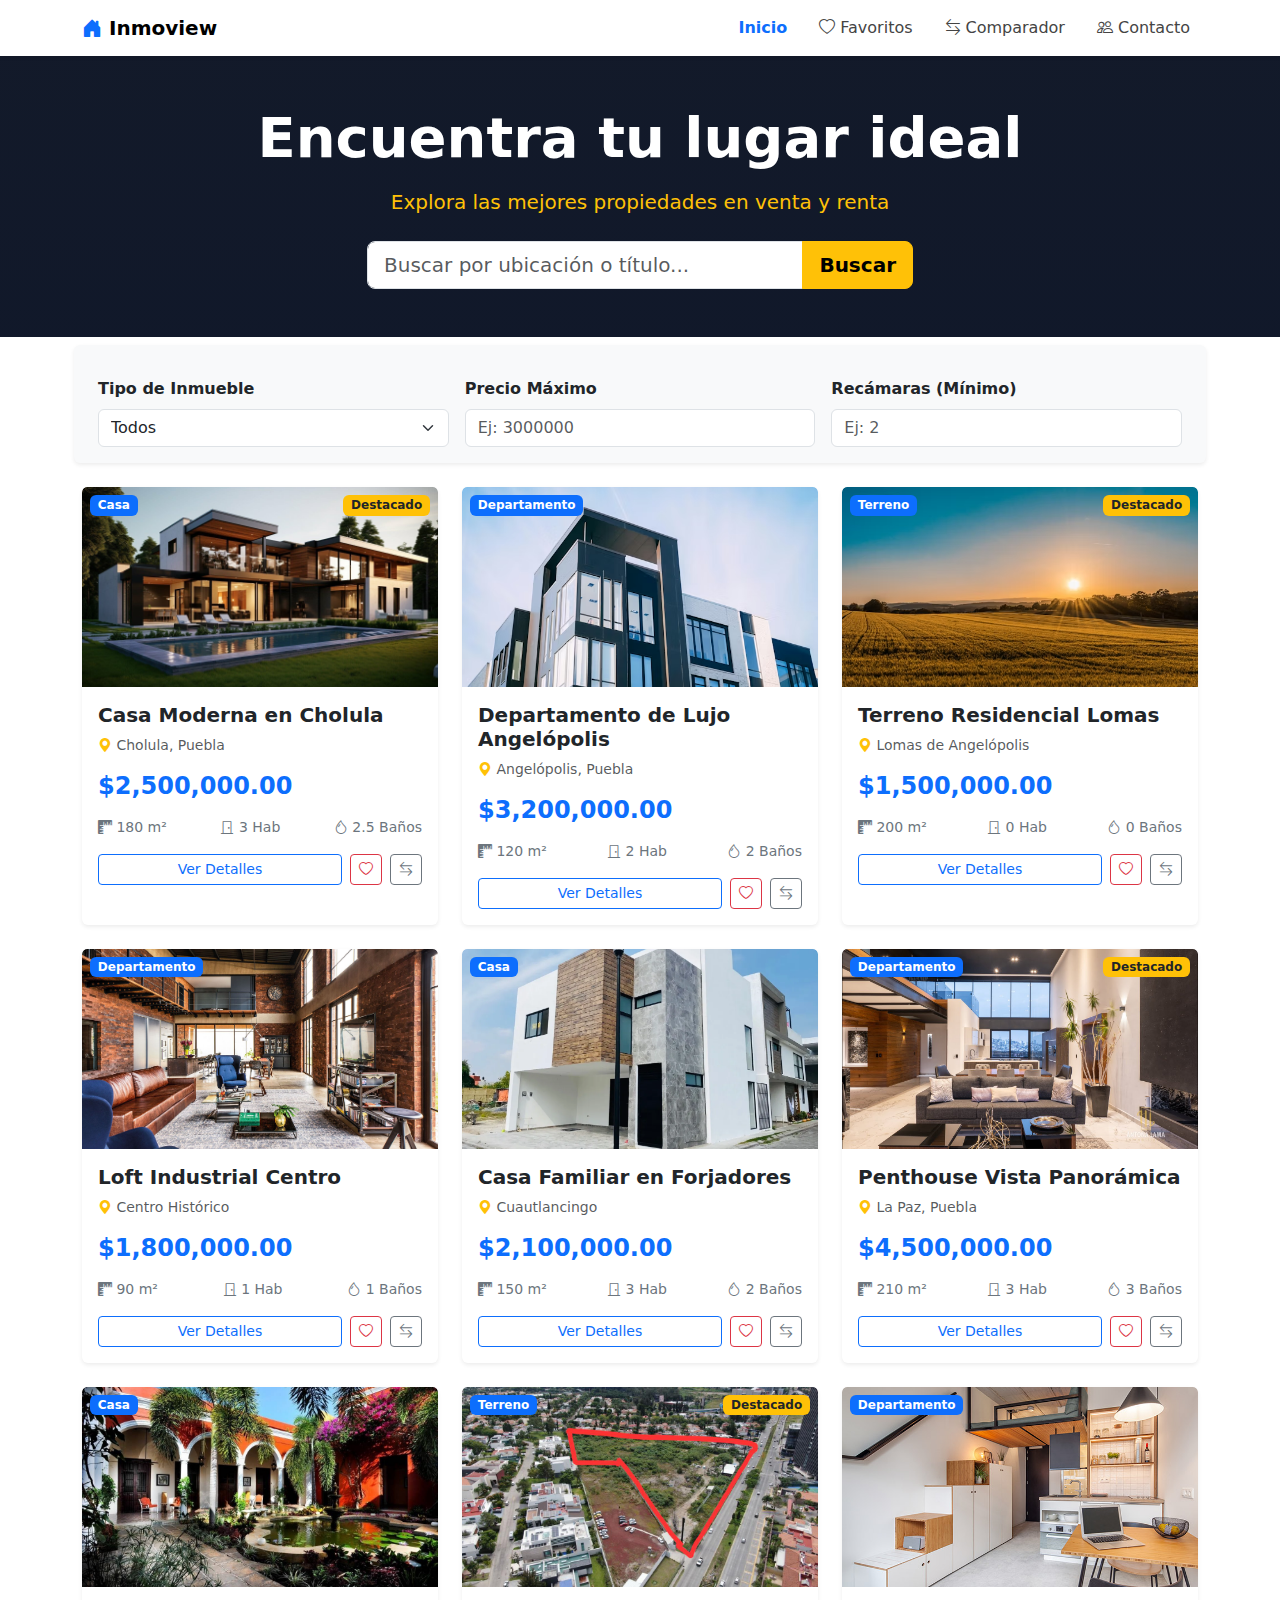
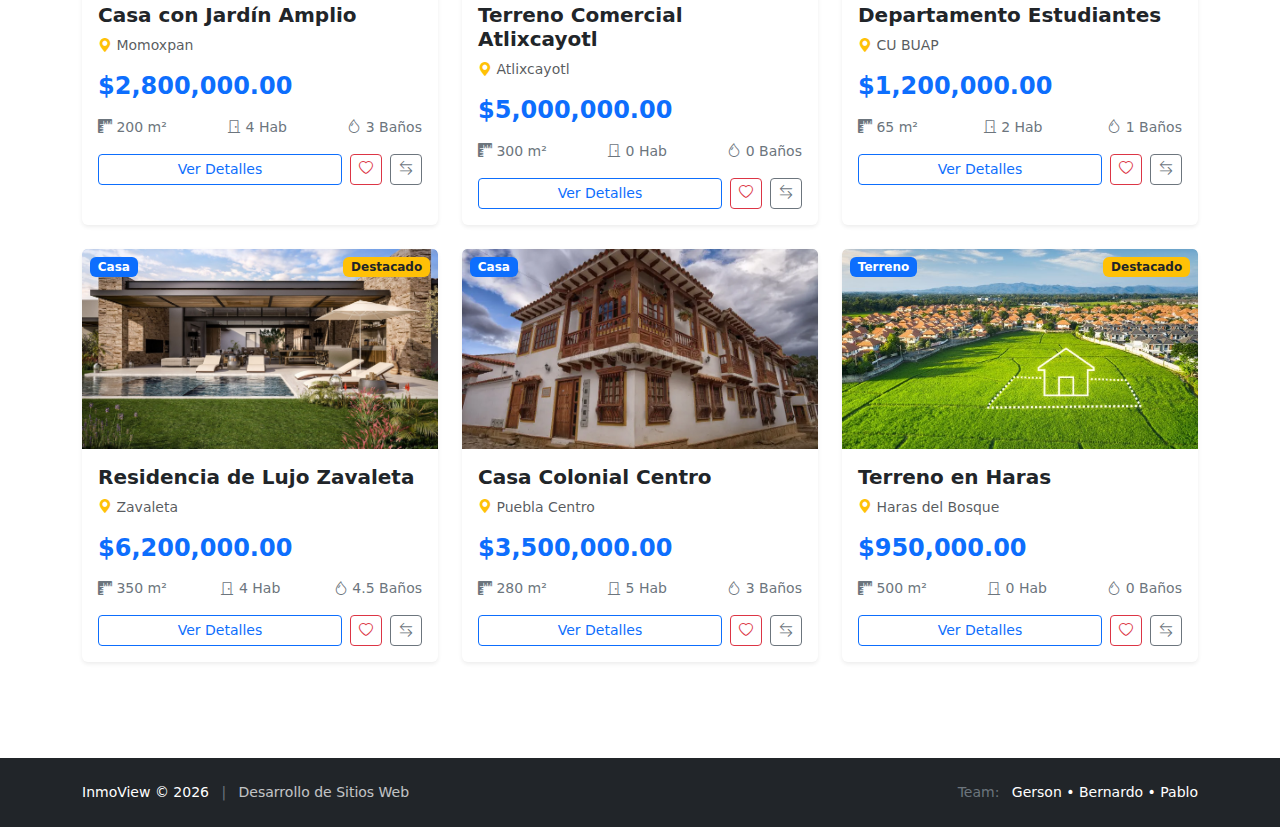
<file: index.html>
<!DOCTYPE html>
<html lang="en">
<head>
    <meta charset="UTF-8">
    <meta name="viewport" content="width=device-width, initial-scale=1.0">
    <title>Home</title>

    <link rel="stylesheet" href="css/styles.css">
    <link rel="stylesheet" href="bootstrap/css/bootstrap.min.css">
    <link rel="stylesheet" href="bootstrap-icons/bootstrap-icons.min.css">
    
</head>
<body>
    <nav class="navbar navbar-expand-lg navbar-light bg-white shadow-sm">
        <div class="container">
            
            <a class="navbar-brand fw-bold" href="index.html">
                <i class="bi bi-house-door-fill text-primary"></i> Inmoview
            </a>

            <button class="navbar-toggler" type="button" data-bs-toggle="collapse" data-bs-target="#miMenu">
                <span class="navbar-toggler-icon"></span>
            </button>

            <div class="collapse navbar-collapse" id="miMenu">
                <div class="navbar-nav ms-auto gap-3"> 
                    
                    <a class="nav-link active text-primary" href="index.html">Inicio</a>
                    
                    <a class="nav-link" href="favoritos.html">
                        <i class="bi bi-heart"></i> Favoritos
                    </a>
                    
                    <a class="nav-link" href="comparador.html">
                        <i class="bi bi-arrow-left-right"></i> Comparador
                    </a>
                    
                    <a class="nav-link" href="contacto.html">
                        <i class="bi bi-people"></i> Contacto
                    </a>
                    
                </div>
            </div>
        </div>
    </nav>

    <header class="bg-dark text-white py-5 text-center" style="background: linear-gradient(rgba(15, 23, 42, 0.8), rgba(15, 23, 42, 0.9));">
        <div class="container">
            <h1 class="display-4 fw-bold mb-3">Encuentra tu lugar ideal</h1>
            <p class="lead mb-4 text-warning">Explora las mejores propiedades en venta y renta</p>
            
            <div class="row justify-content-center">
                <div class="col-md-6">
                    <div class="input-group input-group-lg">
                        <input type="text" id="buscador" class="form-control" placeholder="Buscar por ubicación o título...">
                        <button class="btn btn-warning fw-bold" type="button">Buscar</button>
                    </div>
                </div>
            </div>
        </div>
    </header>

    <section class="container my-4">
        <div class="row g-3 p-3 bg-light rounded shadow-sm">
            <div class="col-md-4">
                <label class="form-label fw-bold">Tipo de Inmueble</label>
                <select id="filtro-tipo" class="form-select">
                    <option value="todos">Todos</option>
                    <option value="Casa">Casas</option>
                    <option value="Departamento">Departamentos</option>
                    <option value="Terreno">Terrenos</option>
                </select>
            </div>
            <div class="col-md-4">
                <label class="form-label fw-bold">Precio Máximo</label>
                <input type="number" id="filtro-precio" class="form-control" placeholder="Ej: 3000000" min="0">
            </div>
            <div class="col-md-4">
                <label class="form-label fw-bold">Recámaras (Mínimo)</label>
                <input type="number" id="filtro-recamaras" class="form-control" placeholder="Ej: 2" min="0">
            </div>
        </div>
    </section>

    <main class="container mb-5">
        <div id="contenedor-propiedades" class="row g-4">
            </div>
    </main>
    
    <footer class="bg-dark text-white py-4 mt-5">
        <div class="container">
            <div class="d-flex flex-column flex-md-row justify-content-between align-items-center small">
                
                <div class="text-center text-md-start mb-2 mb-md-0">
                    <span>InmoView</span> &copy; 2026
                    <span class="mx-2 text-secondary">|</span>
                    <span class="text-light opacity-75">Desarrollo de Sitios Web</span>
                </div>

                <div class="text-center text-md-end">
                    <span class="text-secondary me-2">Team:</span>
                    <span class="text-white">Gerson &bull; Bernardo &bull; Pablo</span>
                </div>
            </div>
        </div>
    </footer>

    <script src="js/data.js"></script> 
    <script src="js/catalogo.js"></script>
    <script src="bootstrap/js/bootstrap.bundle.min.js"></script>
</body>
</html>
</file>
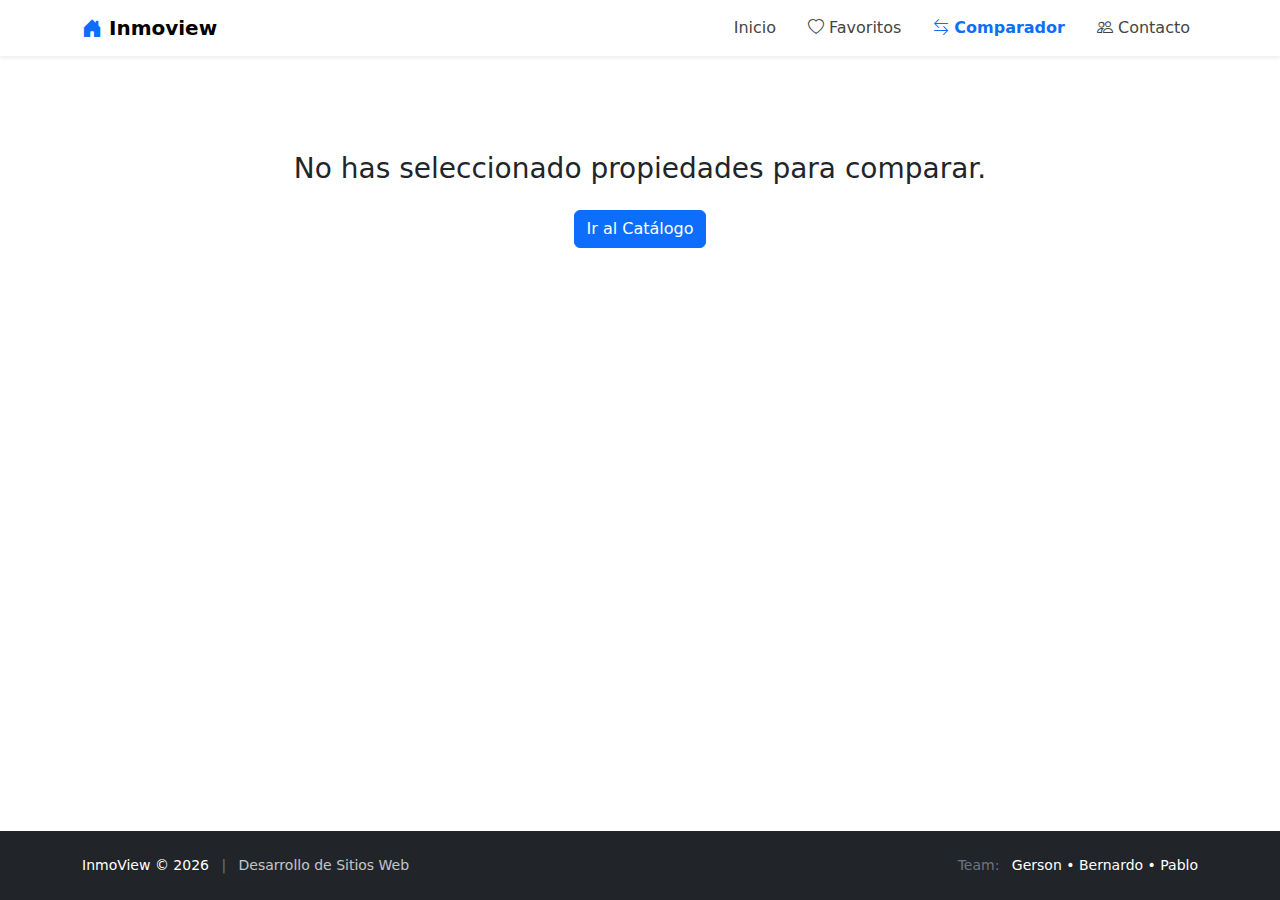
<file: comparador.html>
<!DOCTYPE html>
<html lang="en">
<head>
    <meta charset="UTF-8">
    <meta name="viewport" content="width=device-width, initial-scale=1.0">
    <title>Comparador de Propiedades</title>

    <link rel="stylesheet" href="css/styles.css">
    <link rel="stylesheet" href="bootstrap/css/bootstrap.min.css">
    <link rel="stylesheet" href="bootstrap-icons/bootstrap-icons.min.css">
</head>
<body>
 <nav class="navbar navbar-expand-lg navbar-light bg-white shadow-sm">
        <div class="container">
            
            <a class="navbar-brand fw-bold" href="index.html">
                <i class="bi bi-house-door-fill text-primary"></i> Inmoview
            </a>

            <button class="navbar-toggler" type="button" data-bs-toggle="collapse" data-bs-target="#miMenu">
                <span class="navbar-toggler-icon"></span>
            </button>

            <div class="collapse navbar-collapse" id="miMenu">
                <div class="navbar-nav ms-auto gap-3"> 
                    
                    <a class="nav-link" href="index.html">Inicio</a>
                    
                    <a class="nav-link" href="favoritos.html">
                        <i class="bi bi-heart"></i> Favoritos
                    </a>
                    
                    <a class="nav-link active text-primary" href="comparador.html">
                        <i class="bi bi-arrow-left-right"></i> Comparador
                    </a>
                    
                    <a class="nav-link" href="contacto.html">
                        <i class="bi bi-people"></i> Contacto
                    </a>
                    
                </div>
            </div>
        </div>
    </nav>

    <main class="container my-5">
    <div class="d-flex justify-content-between align-items-center mb-4">
        <h2>Comparador de Propiedades</h2>
        <button id="btn-exportar" class="btn btn-success"><i class="bi bi-file-earmark-spreadsheet"></i> Exportar CSV</button>
    </div>
    
    <div class="table-responsive">
        <table class="table table-bordered text-center shadow-sm" id="tabla-comparativa">
            <thead class="table-dark">
                <tr id="fila-titulos">
                    <th>Característica</th>
                    </tr>
            </thead>
            <tbody id="cuerpo-tabla">
                </tbody>
        </table>
    </div>
    <button class="btn btn-outline-danger mt-3" onclick="limpiarComparador()">Limpiar Comparador</button>
    </main>
    <script src="js/comparador.js"></script>

        <footer class="bg-dark text-white py-4 mt-5">
        <div class="container">
            <div class="d-flex flex-column flex-md-row justify-content-between align-items-center small">
                
                <div class="text-center text-md-start mb-2 mb-md-0">
                    <span>InmoView</span> &copy; 2026
                    <span class="mx-2 text-secondary">|</span>
                    <span class="text-light opacity-75">Desarrollo de Sitios Web</span>
                </div>

                <div class="text-center text-md-end">
                    <span class="text-secondary me-2">Team:</span>
                    <span class="text-white">Gerson &bull; Bernardo &bull; Pablo</span>
                </div>
            </div>
        </div>
    </footer>

</body>
</html>
</file>
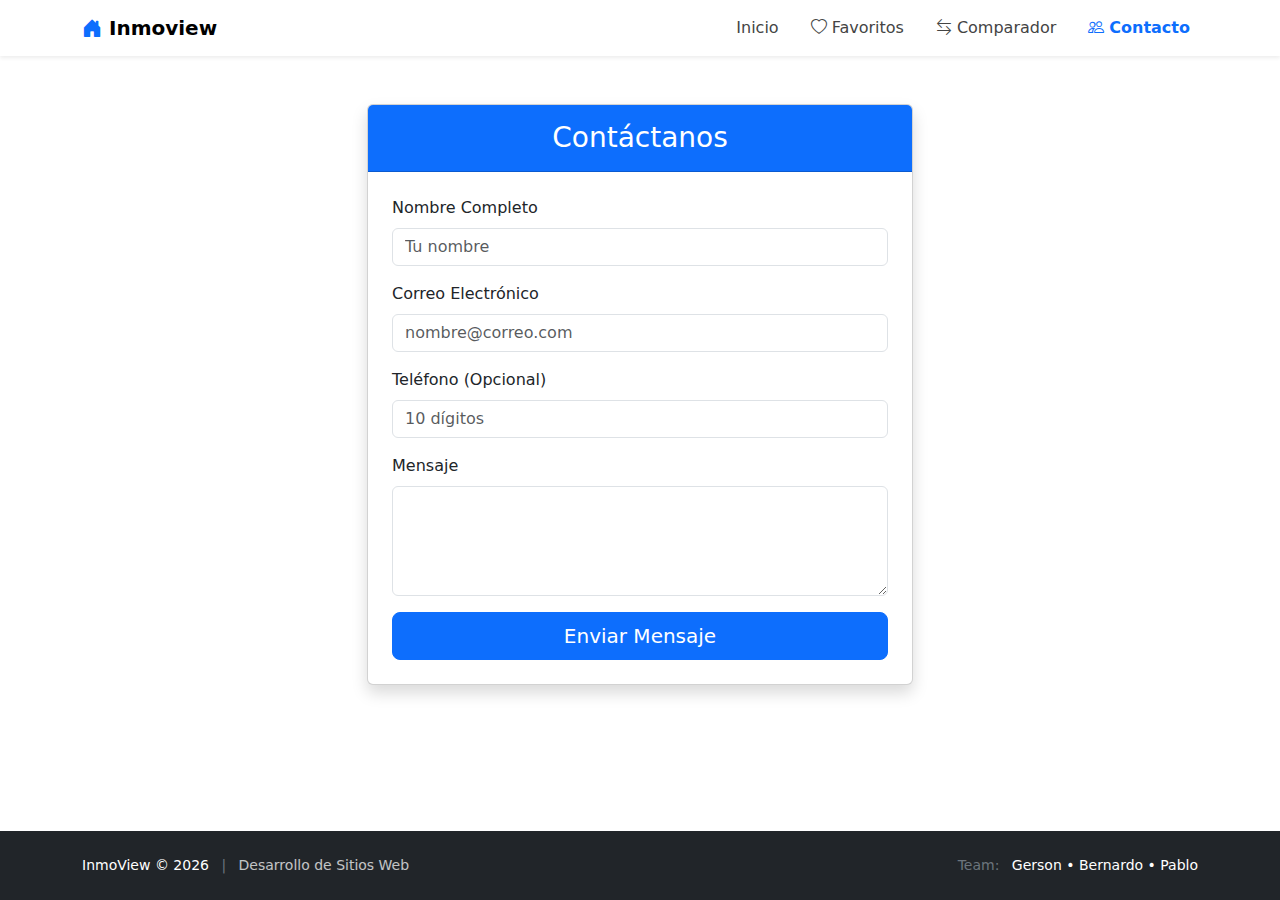
<file: contacto.html>
<!DOCTYPE html>
<html lang="en">
<head>
    <meta charset="UTF-8">
    <meta name="viewport" content="width=device-width, initial-scale=1.0">
    <title>Contacto</title>

    <link rel="stylesheet" href="css/styles.css">
    <link rel="stylesheet" href="bootstrap/css/bootstrap.min.css">
    <link rel="stylesheet" href="bootstrap-icons/bootstrap-icons.min.css">
</head>
<body>
 <nav class="navbar navbar-expand-lg navbar-light bg-white shadow-sm">
        <div class="container">
            
            <a class="navbar-brand fw-bold" href="index.html">
                <i class="bi bi-house-door-fill text-primary"></i> Inmoview
            </a>

            <button class="navbar-toggler" type="button" data-bs-toggle="collapse" data-bs-target="#miMenu">
                <span class="navbar-toggler-icon"></span>
            </button>

            <div class="collapse navbar-collapse" id="miMenu">
                <div class="navbar-nav ms-auto gap-3"> 
                    
                    <a class="nav-link" href="index.html">Inicio</a>
                    
                    <a class="nav-link" href="favoritos.html">
                        <i class="bi bi-heart"></i> Favoritos
                    </a>
                    
                    <a class="nav-link" href="comparador.html">
                        <i class="bi bi-arrow-left-right"></i> Comparador
                    </a>
                    
                    <a class="nav-link active text-primary" href="contacto.html">
                        <i class="bi bi-people"></i> Contacto
                    </a>
                    
                </div>
            </div>
        </div>
    </nav>
    
    <main class="container my-5">
        <div class="row justify-content-center">
            <div class="col-md-8 col-lg-6">
                <div class="card shadow">
                    <div class="card-header bg-primary text-white text-center py-3">
                        <h3 class="m-0">Contáctanos</h3>
                    </div>
                    <div class="card-body p-4">
                        <form id="form-contacto">
                            <div class="mb-3">
                                <label class="form-label">Nombre Completo</label>
                                <input type="text" id="nombre" class="form-control" placeholder="Tu nombre">
                            </div>
                            <div class="mb-3">
                                <label class="form-label">Correo Electrónico</label>
                                <input type="email" id="email" class="form-control" placeholder="nombre@correo.com">
                            </div>
                            <div class="mb-3">
                                <label class="form-label">Teléfono (Opcional)</label>
                                <input type="tel" id="telefono" class="form-control" placeholder="10 dígitos">
                            </div>
                            <div class="mb-3">
                                <label class="form-label">Mensaje</label>
                                <textarea id="mensaje" class="form-control" rows="4"></textarea>
                            </div>
                            <div class="d-grid">
                                <button type="submit" class="btn btn-primary btn-lg">Enviar Mensaje</button>
                            </div>
                        </form>
                    </div>
                </div>
            </div>
        </div>
    </main>
    <script src="js/contacto.js"></script>

    <footer class="bg-dark text-white py-4 mt-5">
        <div class="container">
            <div class="d-flex flex-column flex-md-row justify-content-between align-items-center small">
                
                <div class="text-center text-md-start mb-2 mb-md-0">
                    <span>InmoView</span> &copy; 2026
                    <span class="mx-2 text-secondary">|</span>
                    <span class="text-light opacity-75">Desarrollo de Sitios Web</span>
                </div>

                <div class="text-center text-md-end">
                    <span class="text-secondary me-2">Team:</span>
                    <span class="text-white">Gerson &bull; Bernardo &bull; Pablo</span>
                </div>
            </div>
        </div>
    </footer>

</body>
</html>
</file>
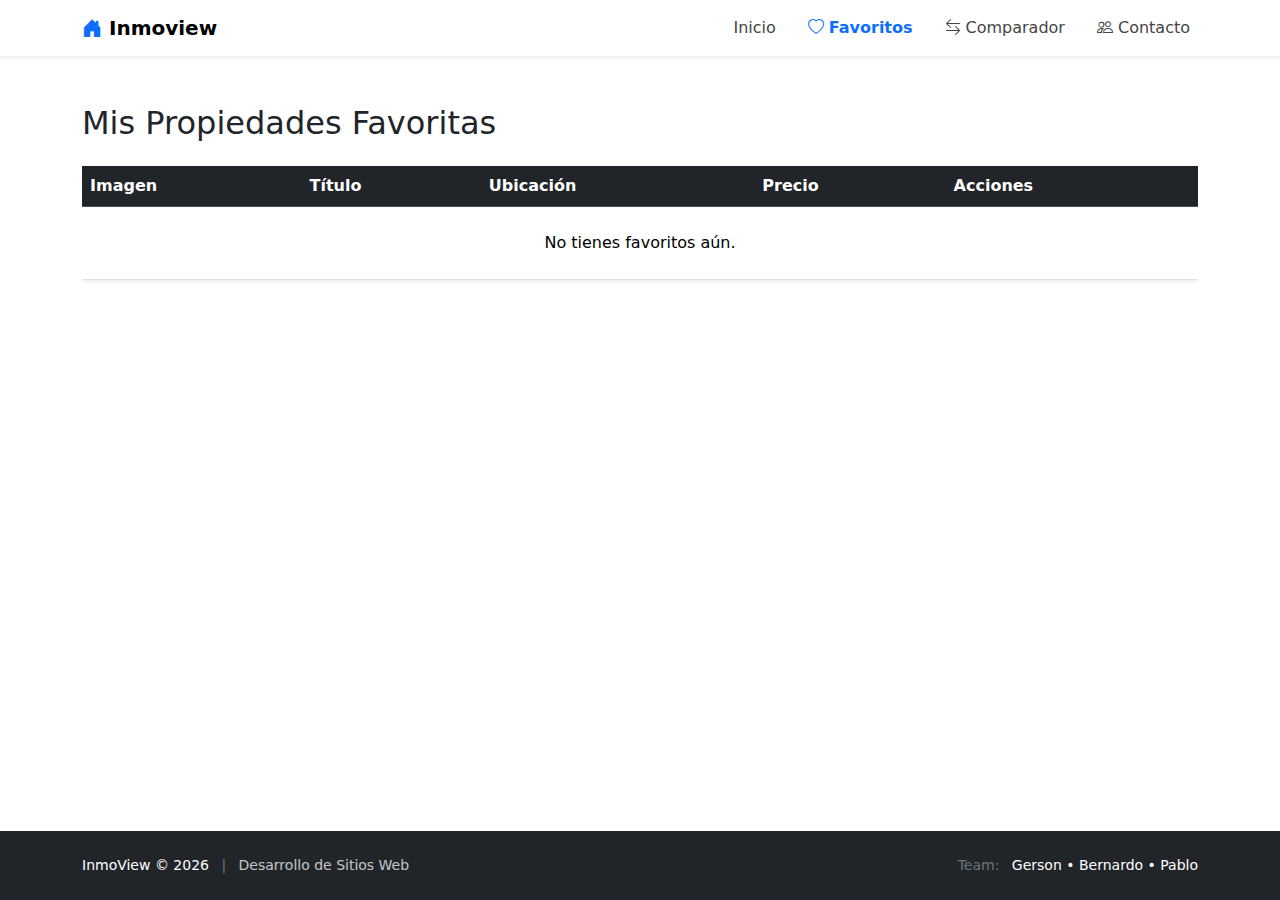
<file: favoritos.html>
<!DOCTYPE html>
<html lang="en">
<head>
    <meta charset="UTF-8">
    <meta name="viewport" content="width=device-width, initial-scale=1.0">
    <title>Favoritos</title>

    <link rel="stylesheet" href="css/styles.css">
    <link rel="stylesheet" href="bootstrap/css/bootstrap.min.css">
    <link rel="stylesheet" href="bootstrap-icons/bootstrap-icons.min.css">
</head>
<body>
    <nav class="navbar navbar-expand-lg navbar-light bg-white shadow-sm">
        <div class="container">
            
            <a class="navbar-brand fw-bold" href="index.html">
                <i class="bi bi-house-door-fill text-primary"></i> Inmoview
            </a>

            <button class="navbar-toggler" type="button" data-bs-toggle="collapse" data-bs-target="#miMenu">
                <span class="navbar-toggler-icon"></span>
            </button>

            <div class="collapse navbar-collapse" id="miMenu">
                <div class="navbar-nav ms-auto gap-3"> 
                    
                    <a class="nav-link" href="index.html">Inicio</a>
                    
                    <a class="nav-link active text-primary" href="favoritos.html">
                        <i class="bi bi-heart"></i> Favoritos
                    </a>
                    
                    <a class="nav-link" href="comparador.html">
                        <i class="bi bi-arrow-left-right"></i> Comparador
                    </a>
                    
                    <a class="nav-link" href="contacto.html">
                        <i class="bi bi-people"></i> Contacto
                    </a>
                    
                </div>
            </div>
        </div>
    </nav>

    <main class="container my-5">
    <h2 class="mb-4">Mis Propiedades Favoritas</h2>
    <div class="table-responsive">
        <table class="table table-hover align-middle shadow-sm">
            <thead class="table-dark">
                <tr>
                    <th>Imagen</th>
                    <th>Título</th>
                    <th>Ubicación</th>
                    <th>Precio</th>
                    <th>Acciones</th>
                </tr>
            </thead>
            <tbody id="tabla-favoritos">
                </tbody>
        </table>
    </div>
    </main>

    <script src="js/favoritos.js"></script>

    <footer class="bg-dark text-white py-4 mt-5">
        <div class="container">
            <div class="d-flex flex-column flex-md-row justify-content-between align-items-center small">
                
                <div class="text-center text-md-start mb-2 mb-md-0">
                    <span>InmoView</span> &copy; 2026
                    <span class="mx-2 text-secondary">|</span>
                    <span class="text-light opacity-75">Desarrollo de Sitios Web</span>
                </div>

                <div class="text-center text-md-end">
                    <span class="text-secondary me-2">Team:</span>
                    <span class="text-white">Gerson &bull; Bernardo &bull; Pablo</span>
                </div>
            </div>
        </div>
    </footer>

</body>
</html>
</file>
<file: css/styles.css>
body {
    display: flex;
    flex-direction: column;
    min-height: 100vh;
}

main {
    flex: 1;
}

.navbar-nav .nav-link {
    display: flex;
    align-items: center; 
    gap: 5px; 
    font-weight: 500; 
    color: #444; 
}

.navbar-nav .nav-link.active {
    color: #0d6efd !important;
    font-weight: 600;
}

.navbar-nav .nav-link:hover {
    color: #0d6efd;
}

.card .position-relative {
    overflow: hidden;
    border-top-left-radius: calc(0.375rem - 1px);
    border-top-right-radius: calc(0.375rem - 1px);
}

.card-img-top {
    transition: transform 0.5s ease;
}

.card:hover .card-img-top {
    transform: scale(1.1);
}
</file>
